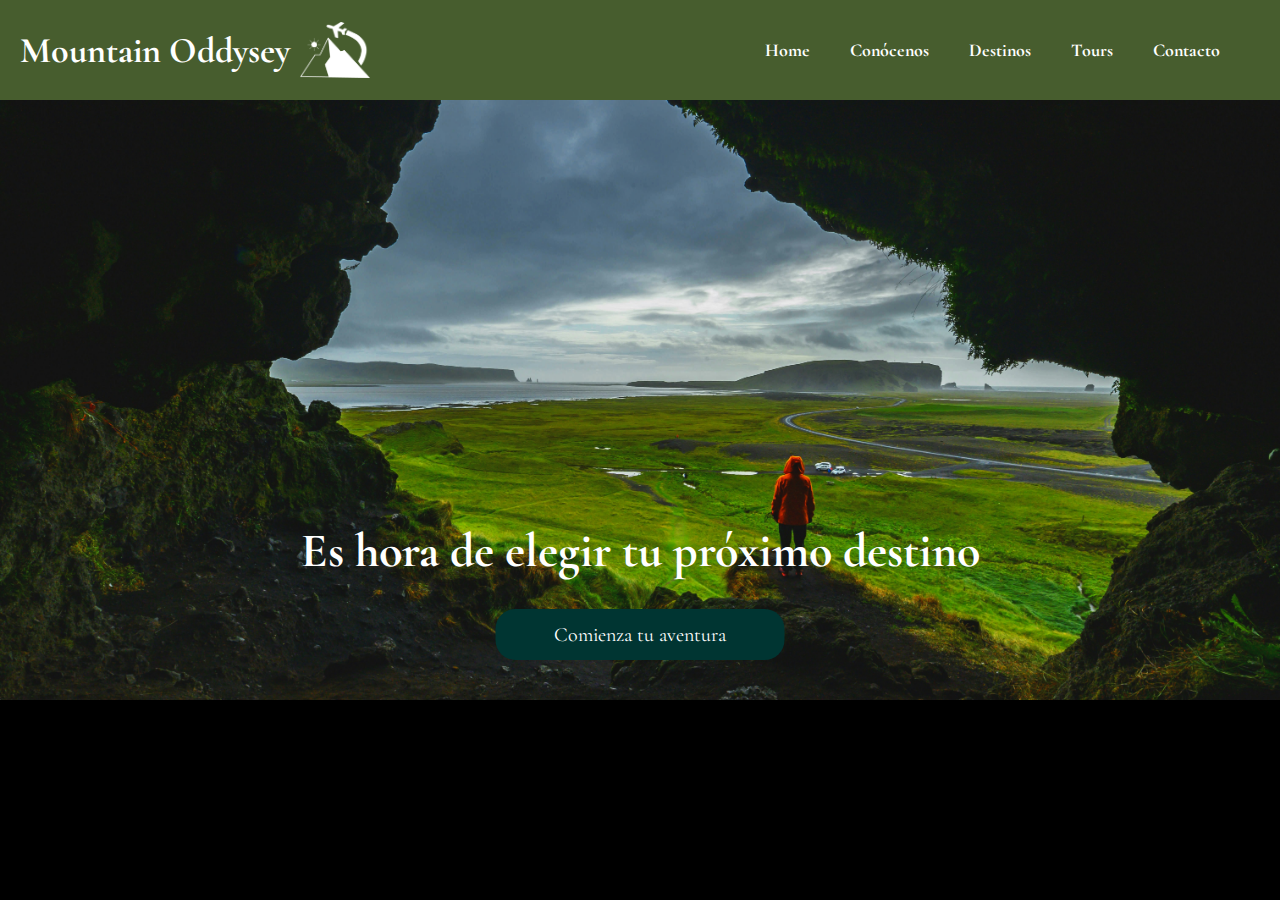
<file: index.html>
<!DOCTYPE html>
<html lang="en">
<head>
    <meta charset="UTF-8">
    <meta name="viewport" content="width=device-width, initial-scale=1.0">
    <title>Document</title>
    <link rel="stylesheet" href="./css/style.css">
</head>
<body class="cuerpoIndex">
    <header>
        <nav class="navegacionUno"> <!-- BARRA DE NAVEGACION -->
            <div class="nav-container"> <!-- Contenedor general nav -->
                <h1 class="titulo-princ">Mountain Oddysey</h1>
                <img src="./assets/img/logo negativo.png" alt="Logo Mountain Oddysey" class="logo">
            </div>
            <div class="nav-links">
                <ul class="lista-nav"> 
                    <li><a href="#">Home</a></li>
                    <li><a href="./pages/AboutMe.html">Conócenos</a></li>
                    <li><a href="./pages/Destinos.html">Destinos</a></li>
                    <li><a href="./pages/Tours.html">Tours</a></li>
                    <li><a href="./pages/Contacto.html">Contacto</a></li>
                </ul>
            </div>
        </nav>
    </header>

    <main class="contenedor-main">
        <img src="./assets/img/Presentacion.jpg" alt="Hombre Montaña" class="presentacionImg">
        <h2 class="tituloAventura">Es hora de elegir tu próximo destino</h2>
            <div class="contenedor-boton">
            <button class="botonIndex">Comienza tu aventura</button>
            </div>
    </main>

    <footer>
    <!-- Pre entrega Cecilia Grudine -->
    </footer>
</body>
</html>
</file>
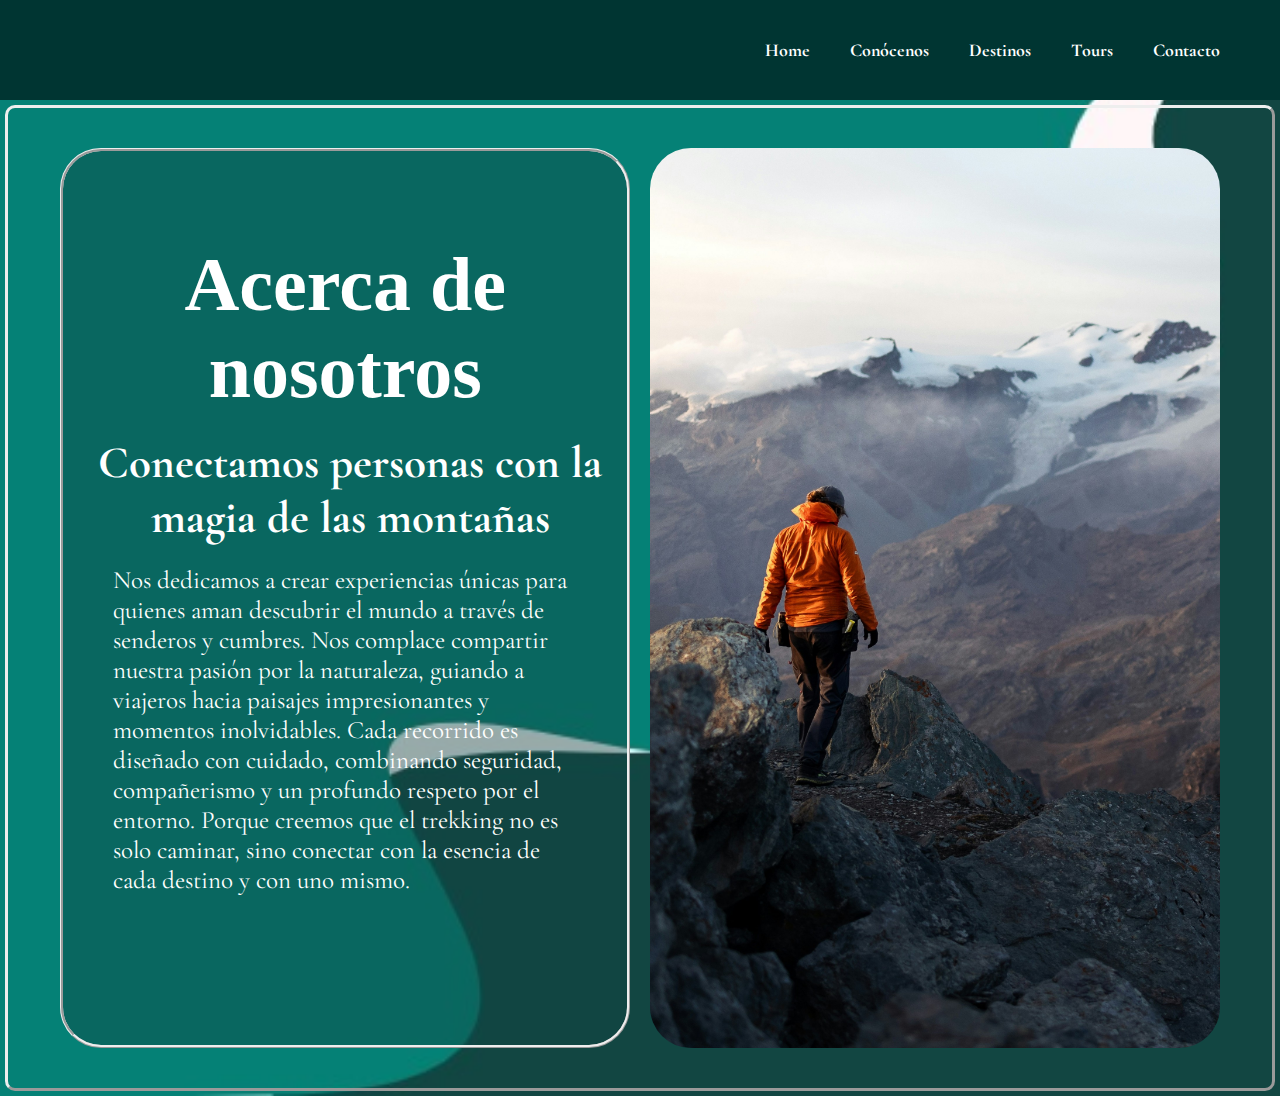
<file: pages/AboutMe.html>
<!DOCTYPE html>
<html lang="en">
<head>
    <meta charset="UTF-8">
    <meta name="viewport" content="width=device-width, initial-scale=1.0">
    <title>Document</title>

    <link rel="stylesheet" href="../css/style.css">
</head>
<body class="bodyAbout">
    <header>
        <nav class="navegacionDos"> <!--BARRA DE NAVEGACION-->
            <div class="nav-links">
                <ul class="lista-nav">
                    <li><a href="../index.html">Home</a></li>
                    <li><a href="#">Conócenos</a></li>
                    <li><a href="./Destinos.html">Destinos</a></li>
                    <li><a href="./Tours.html">Tours</a></li>
                    <li><a href="./Contacto.html">Contacto</a></li>
                </ul>
            </div>
        </nav>
    </header>
    <main class="decoMain">
        <section class="contenedorAbout">
            <div class="sobreNosotros">
                <h1 class="tituloAbout">Acerca de nosotros</h1>    
                <h2 class="subtUno">Conectamos personas con la magia de las montañas</h2>
                <article class="textoAbout">Nos dedicamos a crear experiencias únicas para quienes aman descubrir el mundo a través de senderos y cumbres. Nos complace compartir nuestra pasión por la naturaleza, guiando a viajeros hacia paisajes impresionantes y momentos inolvidables. Cada recorrido es diseñado con cuidado, combinando seguridad, compañerismo y un profundo respeto por el entorno. Porque creemos que el trekking no es solo caminar, sino conectar con la esencia de cada destino y con uno mismo.</article>
            </div>
            <div class="imgAbout">
                <img src="../assets/img/Montañista-aboutus.jpg" alt="Montañista con campera naranja" width="557" height="894" class="modifImagen">    
            </div>
        </section>
    </main>
    <footer>
    </footer>
</body>
</html>
</file>
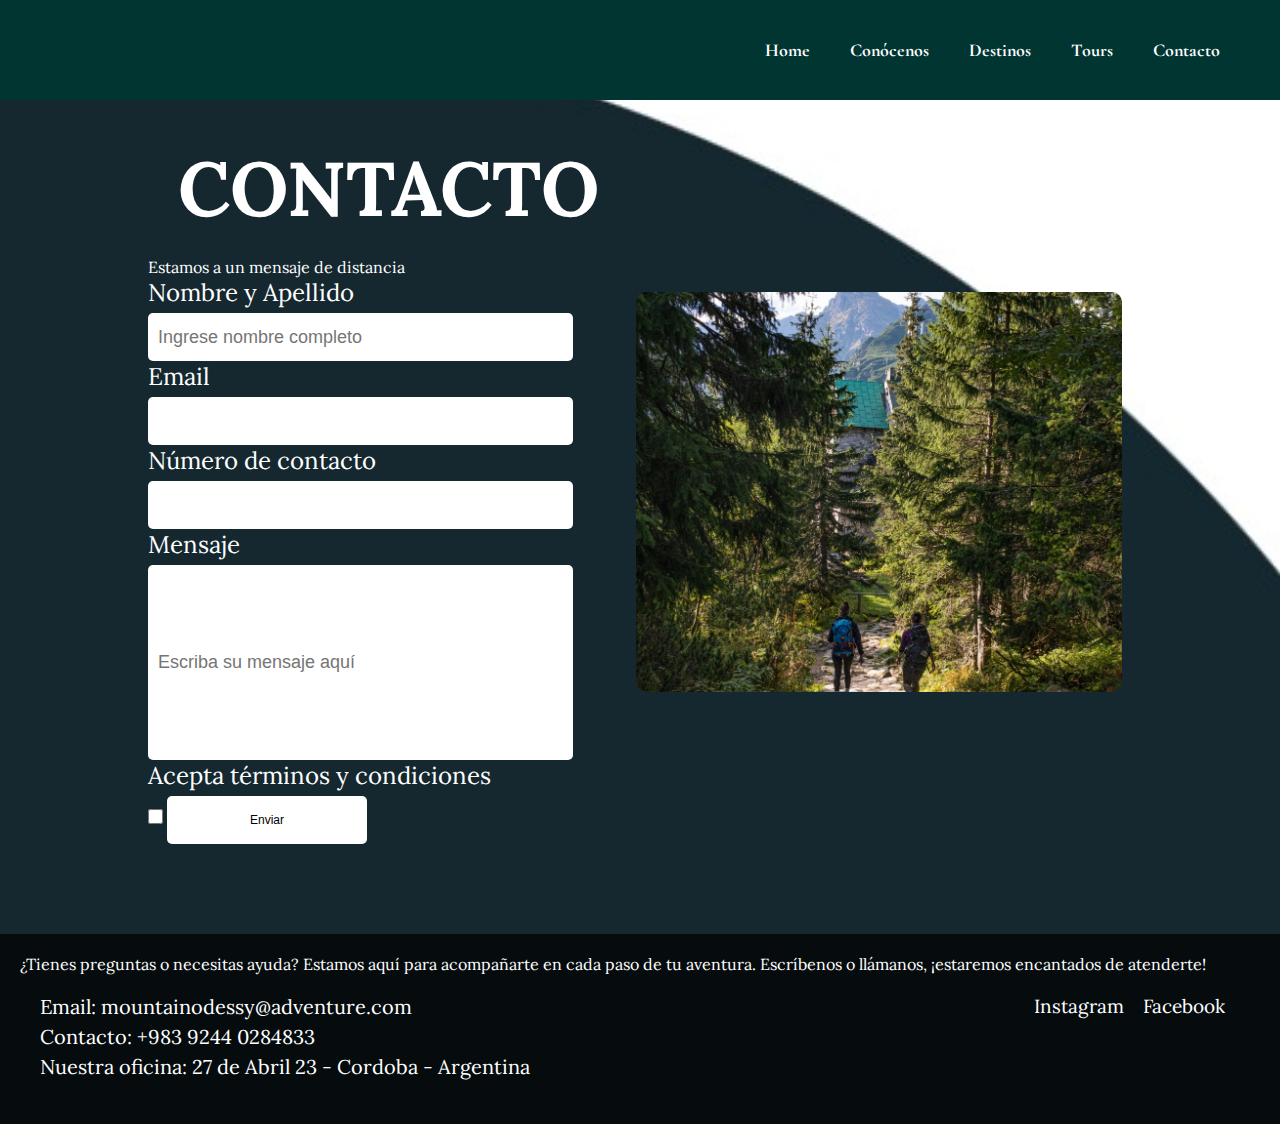
<file: pages/Contacto.html>
<!DOCTYPE html>
<html lang="en">
<head>
    <meta charset="UTF-8">
    <meta name="viewport" content="width=device-width, initial-scale=1.0">
    <title>Document</title>
    <link rel="stylesheet" href="../css/style.css">
</head>
<body class="bodyTres">
    <header>
        <nav class="navegacionDos">
            <div class="nav-links">
            <ul class="lista-nav">
                <li><a href="../index.html">Home</a></li>
                <li><a href="./AboutMe.html">Conócenos</a></li>
                <li><a href="./Destinos.html">Destinos</a></li>
                <li><a href="./Tours.html">Tours</a></li>
                <li><a href="#">Contacto</a></li>
            </ul>
        </div>
        </nav>
    </header>
    
    <main>
        
        <section class="contenedorContac">
            <div class="contenedorForm">
                <h1 class="tituloUno">CONTACTO</h1>
                <p class="estamos-a-un">Estamos a un mensaje de distancia</p>
        
                <div class="listaContacto">
                    <form>
                        <label for="nombre-apellido">Nombre y Apellido</label>
                        <input type="text" id="nombre-apellido" required placeholder="Ingrese nombre completo">
                        
                        <label for="email">Email</label>
                        <input type="email" id="email" required>
                        
                        <label for="phone">Número de contacto</label>
                        <input type="number" id="phone" required>
                        
                        <label for="mensaje">Mensaje</label>
                        <input type="text" id="mensaje" required placeholder="Escriba su mensaje aquí">
                        
                        <label for="terminos">Acepta términos y condiciones</label>
                        <input type="checkbox" id="terminos" name="terminos">
                        
                        <input type="submit" value="Enviar">
                    </form>
                </div>
            </div>
        
            <img src="../assets/img/Caminantes.jpg" alt="Personas caminando por sendero" class="modifImagen">
        </section> <!--FIN SECCION FORMULARIOS-->
    </main>

    <footer class="footer-cont"> <!--pie de pagina-->
        
            <p>¿Tienes preguntas o necesitas ayuda? Estamos aquí para acompañarte en cada paso de tu aventura. Escríbenos o llámanos, ¡estaremos encantados de atenderte!</p>
        <section class="contenedFoot">
            <div class="pagContacto"> <!--Contactos-->
                <ul>
                    <li>Email: mountainodessy@adventure.com</li>
                    <li>Contacto: +983 9244 0284833</li>
                    <li>Nuestra oficina: 27 de Abril 23 - Cordoba - Argentina</li>
                </ul>
            </div>

            <div class="pagContact"> <!--Links-->
                <a href="https://www.instagram.com/" target="_blank">Instagram</a>
                <a href="https://www.facebook.com/" target="_blank">Facebook</a>
            </div>
        </section>
    </footer>
</body>
</html>
</file>
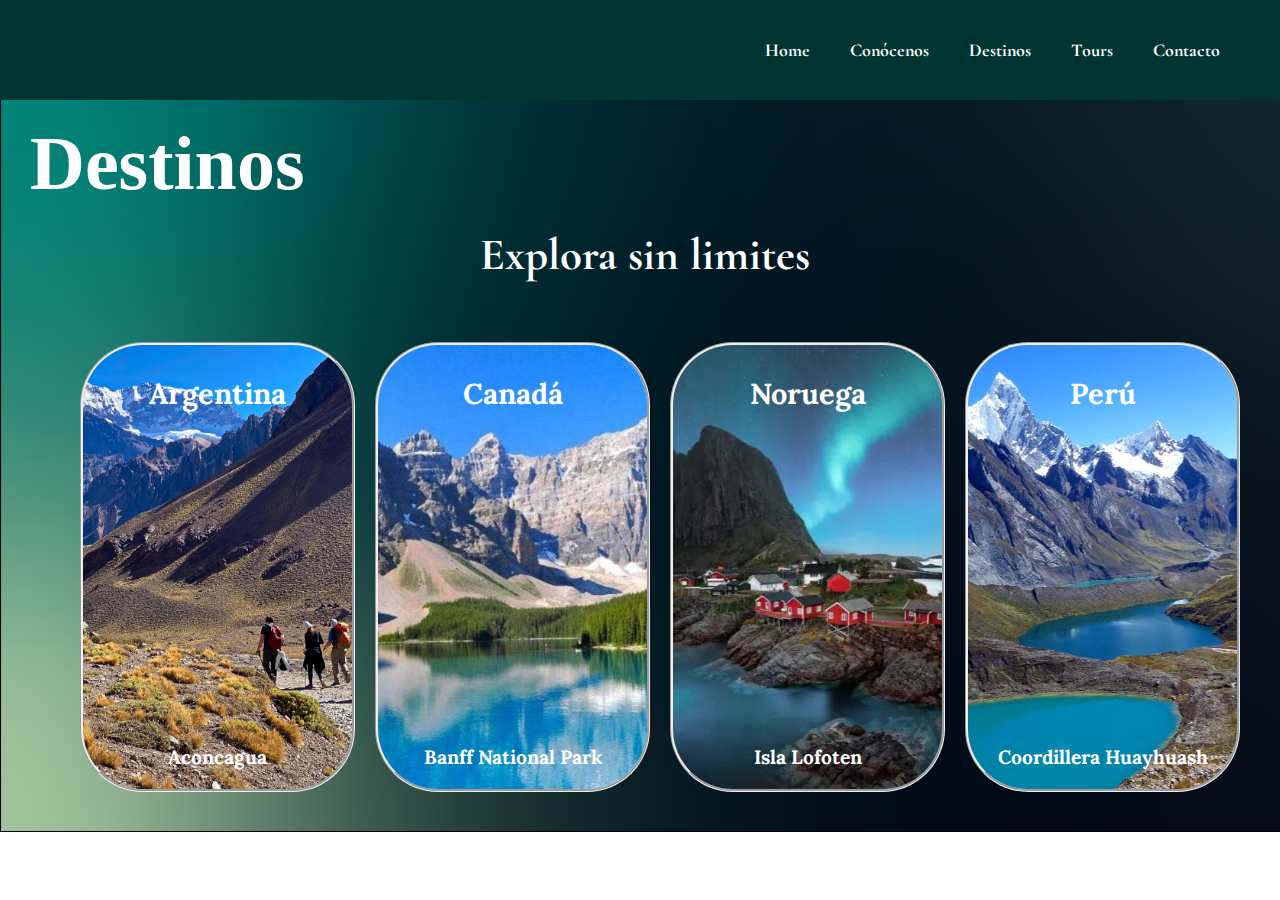
<file: pages/Destinos.html>
<!DOCTYPE html>
<html lang="en">
<head>
    <meta charset="UTF-8">
    <meta name="viewport" content="width=device-width, initial-scale=1.0">
    <title>Document</title>
    <link rel="stylesheet" href="../css/style.css">
</head>
<body class="bodyDestinos">
    <header>
        <nav class="navegacionDos">
            <div class="nav-links">
                <ul class="lista-nav">
                    <li><a href="../index.html">Home</a></li>
                    <li><a href="./AboutMe.html">Conócenos</a></li>
                    <li><a href="#">Destinos</a></li>
                    <li><a href="./Tours.html">Tours</a></li>
                    <li><a href="./Contacto.html">Contacto</a></li>
                </ul>
            </div>
        </nav>
    </header>

    <main class="mainDestinos">
        <h1 class="tituloUno">Destinos</h1>
        <h2 class="subtUno">Explora sin limites</h2>
    
        <section class="card"> <!--Contenedor-->
            <div class="cardDestino"> <!--Primera caja-->
                <img src="../assets/img/Aconcagua.png" alt="Aconcagua Argentina" width="200" height="200">    
                <h3>Argentina</h3>
                <span>Aconcagua</span>
            </div>

            <div class="cardDestino"> <!--Segunda caja-->
                <img src="../assets/img/Canada.jpg" alt="Canada Montaña" width="200" height="200">
                <h3>Canadá</h3>
                <span>Banff National Park</span>
            </div>

            <div class="cardDestino"> <!--Tercera caja-->
                <img src="../assets/img/Noruega.png" alt="Noruega Lofoten" width="200" height="200">
                <h3>Noruega</h3>
                <span>Isla Lofoten</span>
            </div>

            <div class="cardDestino"> <!--Cuarta caja-->
                <img src="../assets/img/Peru.jpg" alt="Coordillera Peru" width="200" height="200">
                <h3>Perú</h3>
                <span>Coordillera Huayhuash</span>
            </div>
        </section>
    </main>

    <footer>
    </footer>
</body>

</html>
</file>
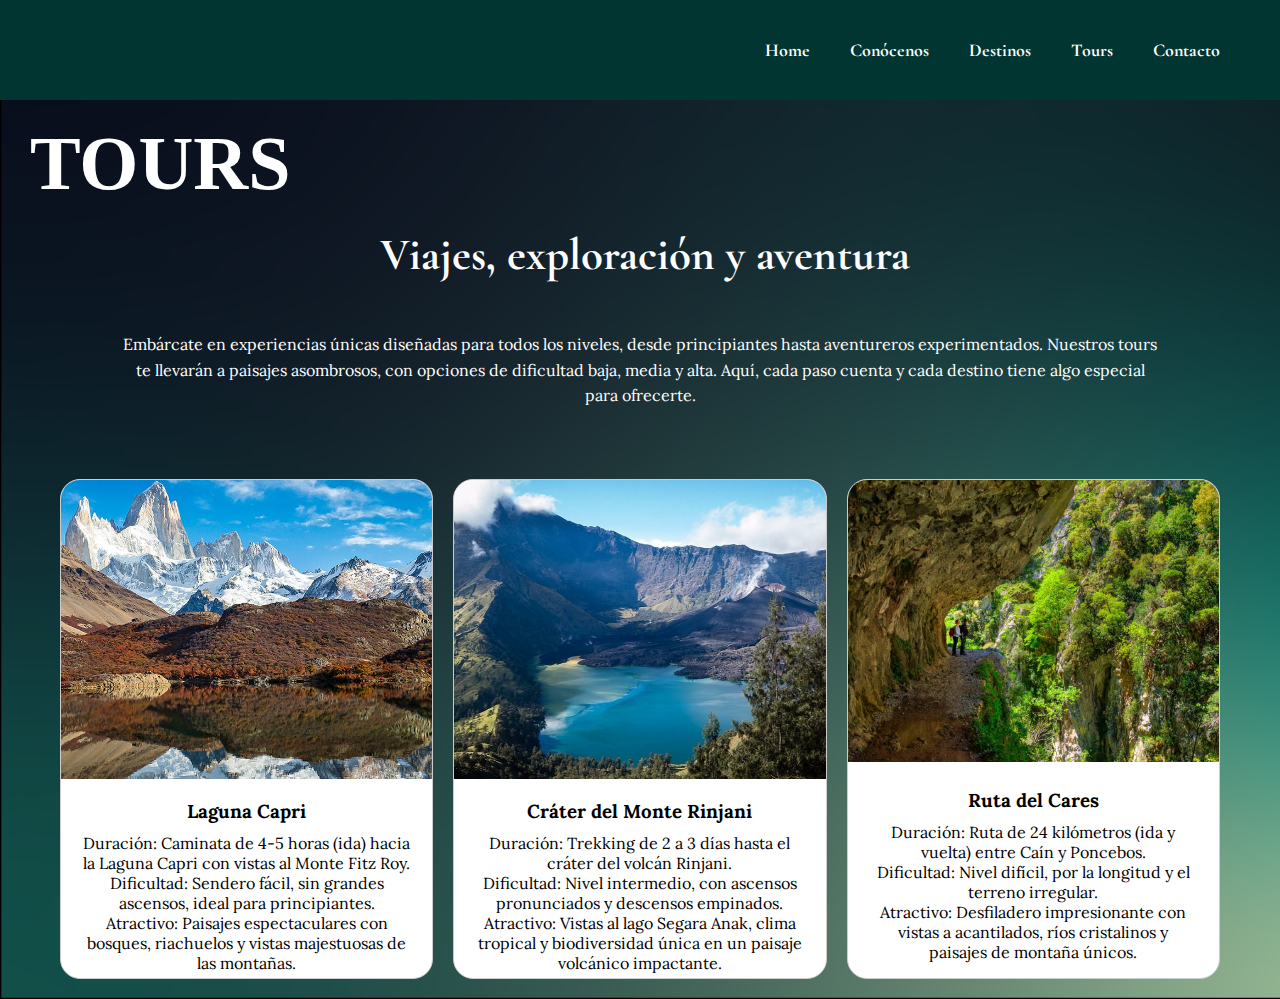
<file: pages/Tours.html>
<!DOCTYPE html>
<html lang="en">
<head>
    <meta charset="UTF-8">
    <meta name="viewport" content="width=device-width, initial-scale=1.0">
    <title>Document</title>
    <link rel="stylesheet" href="../css/style.css">
</head>
<body class="bodyTours">
    <header>
        <nav class="navegacionDos">
            <div class="nav-links">
                <ul class="lista-nav">
                    <li><a href="../index.html">Home</a></li>
                    <li><a href="./AboutMe.html">Conócenos</a></li>
                    <li><a href="./Destinos.html">Destinos</a></li>
                    <li><a href="#">Tours</a></li>
                    <li><a href="./Contacto.html">Contacto</a></li>
                </ul>
            </div>
        </nav>
    </header>

    <main>

        <section>
            <h1 class="tituloUno">TOURS</h1>
            <h2 class="subtUno">Viajes, exploración y aventura</h2>
            <article class="textoTours">Embárcate en experiencias únicas diseñadas para todos los niveles, desde principiantes hasta aventureros experimentados. Nuestros tours te llevarán a paisajes asombrosos, con opciones de dificultad baja, media y alta. Aquí, cada paso cuenta y cada destino tiene algo especial para ofrecerte.</article>
        </section>

        <section class="contenedorCards">
            <div class="cardTours"> <!-- CARD 1 -->
                <div class="imagen">
                    <img src="../assets/img/Laguna-Capri.jpg" alt="Laguna Capri">
                </div>
                <div class="contenidoTours">
                    <h3 class="tituloCard">Laguna Capri</h3>
                    <ul class="list-tours">
                        <li>Duración: Caminata de 4-5 horas (ida) hacia la Laguna Capri con vistas al Monte Fitz Roy.</li>
                        <li>Dificultad: Sendero fácil, sin grandes ascensos, ideal para principiantes.</li>
                        <li>Atractivo: Paisajes espectaculares con bosques, riachuelos y vistas majestuosas de las montañas.</li>
                    </ul>
                </div>
            </div>

            <div class="cardTours"> <!--CARD 2-->
                <div class="imagen">
                    <img src="../assets/img/monte_rinjani.jpg" alt="Monte Rinjani" width="200" height="200">
                </div>
                <div class="contenidoTours">
                <h3 class="tituloCard">Cráter del Monte Rinjani</h3>
                    <ul class="list-tours">
                        <li>Duración: Trekking de 2 a 3 días hasta el cráter del volcán Rinjani.</li>
                        <li>Dificultad: Nivel intermedio, con ascensos pronunciados y descensos empinados.</li>
                        <li>Atractivo: Vistas al lago Segara Anak, clima tropical y biodiversidad única en un paisaje volcánico impactante.</li>
                    </ul>
                </div>
            </div>

            <div class="cardTours"> <!--CARD 3-->
                <div class="imagen">
                    <img src="../assets/img/Ruta del Cares.jpg" alt="Ruta del Cares" width="200" height="200">
                </div>
                <div class="contenidoTours">
                <h3 class="tituloCard">Ruta del Cares</h3>
                    <ul class="list-tours">
                        <li>Duración: Ruta de 24 kilómetros (ida y vuelta) entre Caín y Poncebos.</li>
                        <li>Dificultad: Nivel difícil, por la longitud y el terreno irregular.</li>
                        <li>Atractivo: Desfiladero impresionante con vistas a acantilados, ríos cristalinos y paisajes de montaña únicos.</li>
                    </ul>
                </div>
            </div>
        </section>
    </main>
<footer>
</footer>

</body>
</html>
</file>
<file: css/style.css>
@import url('https://fonts.googleapis.com/css2?family=Cormorant+Garamond:ital,wght@0,300;0,400;0,500;0,600;0,700;1,300;1,400;1,500;1,600;1,700&family=Lora:ital,wght@0,400..700;1,400..700&display=swap');

/* .cormorant-garamond-light {
  font-family: "Cormorant Garamond", serif;
  font-weight: 300;
  font-style: normal;
}

.cormorant-garamond-regular {
  font-family: "Cormorant Garamond", serif;
  font-weight: 400;
  font-style: normal;
}

.cormorant-garamond-medium {
  font-family: "Cormorant Garamond", serif;
  font-weight: 500;
  font-style: normal;
}

.cormorant-garamond-semibold {
  font-family: "Cormorant Garamond", serif;
  font-weight: 600;
  font-style: normal;
}

.cormorant-garamond-bold {
  font-family: "Cormorant Garamond", serif;
  font-weight: 700;
  font-style: normal;
} */

/* // <uniquifier>: Use a unique and descriptive class name
// <weight>: Use a value from 400 to 700

.lora-<uniquifier> {
  font-family: "Lora", serif;
  font-optical-sizing: auto;
  font-weight: <weight>;
  font-style: normal;
} */


/* TODOS ESTOS SON ESTILOS GENERALES */

/* este H1 es GENERAL para TODOS los TITULOS */

*{
    margin: 0;
    padding: 0;
    box-sizing: border-box;
}



/* este h2 ES GENERAL para todos */
h2{
    color: white;
    font-family: "Cormorant Garamond", serif;
}

/* Todos los p tienen FUENTE LORA */
p {
    font-family: "Lora", serif;
}

h3 {
    font-family: "Lora", serif;
    font-weight: 800;
}

/* INDEX */

.cuerpoIndex {
    background-color: black;
    }

/* cuerpo NAV */

.nav-container {
    display: flex;
    align-items: center;
    gap: 10px;
}

.navegacionUno {
    display: flex;
    justify-content: space-between; 
    align-items: center; 
    width: 100%; 
    height: 100px;
    background-color: #475D2E;
    color: white;
    font-size: 1.125rem;
    font-weight: 700;
    font-family: "Cormorant Garamond", serif;
    padding: 0 20px;
}

.logo {
    width: 70px;
    height: 70px;
    object-fit: contain;
}

.nav-links {
    margin-left: auto;
}

.lista-nav {
    display: flex;
    flex-wrap: wrap; 
    justify-content: center; 
    gap: 20px;
    list-style: none;
    padding: 20px;
    margin: 10px;
}
.lista-nav li a {
    color: white;
    text-decoration: none;
    padding: 10px;
}

.lista-nav li a:hover {
    background: linear-gradient(90deg, rgba(255, 255, 255, 0.2), rgba(255, 255, 255, 0.1));
}

/* cuerpo header */

.contenedor-main {
    position: relative; 
    max-width: 100%;
    height: 600px; 
    overflow: hidden;
}

.presentacionImg {
    width: 100%;
    height: 100%; 
    object-fit: cover; 
    position: absolute;
    top: 0;
    left: 0;
    z-index: 1; 
}

.tituloAventura {
    position: absolute;
    bottom: 120px; 
    left: 50%;
    transform: translateX(-50%); 
    font-size: 48px;
    color: white;
    text-align: center;
    z-index: 2; 
    width: 80%;
    font-weight: bold;
}

.contenedor-boton {
    position: absolute;
    bottom: 40px; 
    left: 50%;
    transform: translateX(-50%);
    z-index: 2; 
}

.contenedor-boton button:hover {
    box-shadow: 0px 5px 15px rgba(0, 0, 0, 0.3); 
    transform: scale(1.05); 
    background-color: #5a7639; 
}



.botonIndex {
    display: block;
    width: 289px;
    height: 51px;
    padding: 11px 18px;
    border-radius: 20px;
    background-color: #003532;
    color: white;
    font-family: "Cormorant Garamond", serif;
    font-size: 1.25rem;
    border: none;
    cursor: pointer;
}

/* RESPONSIVE NAV INICIO */


/* FIN INDEX */

/* inicio ABOUT US */

.bodyAbout {
        background-image: url(../assets/img/side_wave_background_2.jpg);
        background-size: cover;
        background-repeat: no-repeat; 
    }

.navegacionDos {
    background-color: #003532;
    font-size: 1.125rem;
    color: white;
    font-family: "Cormorant Garamond", serif;
    font-weight: 700;
    display: flex;
    justify-content: space-between; 
    align-items: center; 
    width: 100%;
    height: 100px;
    padding: 0 20px;
}



/* Continua ABOUT US */

.contenedorAbout {
    display: flex;
    justify-content: space-between; 
    align-items: center; 
    gap: 20px;
    max-width: 1200px; 
    margin: 0 auto; 
    padding: 20px;
}
.textoAbout{
    padding: 0px 20px; 
    margin-left: 10px;
    color: white;
    font-family: "Cormorant Garamond", serif;
    font-size: 25px;
}


.tituloUno {
    font-size: 4.75rem;
    margin-top: 0px;
    color: white;
    padding: 20px; 
    margin-left: 10px;
    
}

.subtUno {
    font-size: 2.8125rem ;
    margin-top: 0%;
    padding: 0px; 
    margin-left: 10px;
    margin-bottom: 20px;
    text-align: center;
}

.decoMain {
    border-style:outset;
    border-radius: 10px;
    padding: 20px;
    margin: 5px;
}

/* es la card de info aboutus */
/* Tarjeta de información */
.sobreNosotros {
    border-style: ridge;
    padding: 20px;
    border-radius: 41px;
    background-color: rgba(17, 70, 67, 0.43);
    width: 50%; 
    height: 900px; 
    display: flex;
    flex-direction: column;
    justify-content: center;
}

/* Imagen */
.imgAbout {
    width: 50%; 
    height: 900px;
    display: flex;
    justify-content: center;
    align-items: center;
    overflow: hidden; 
}

/* Aplica los estilos directamente a la imagen dentro de .imgAbout */
.imgAbout img {
    width: 100%; 
    height: 100%; 
    object-fit: cover; 
    border-radius: 41px; 
}

.tituloAbout {
    font-size: 4.75rem;
    margin-top: -80px;
    color: white;
    padding: 20px; 
    text-align: center;
}



/* USAR subtUno y tituloUno para que todos 
los titulos y subtitulos sean iguales */


/* USAR textoBlanco CADA VEZ QUE QUIERA 
PONERLE BLANCO A UN TEXTO como por ejm
los parrafos */

.textoBlanco {
    color: white;
}

/* FIN de About Us */

/* INICIO Destinos y Tours */


/* DESTINOS */
.bodyDestinos {
    background-image: url(../assets/img/Deg1.png);
    background-size: cover;
    background-repeat: no-repeat; 
}

.mainDestinos {
    width: 100%;
}

.listaDestino {
    color: red;
    font-family: cormorant-garamond-regular; 
}

/* CARDS ESTILOS */

.card {
    display: grid; /*APLICAMOS GRIDS AL CONTENEDOR */
    grid-template-columns: repeat(4, 1fr); /* 4 columnas iguales */
    gap: 20px; 
    padding: 20px; 
    max-width: 1200px; 
    margin: 0 auto; 
}

/* Contenedor de cards */
.cardDestino {
    font-family: "Lora", serif;
    border-style: groove;
    width: 100%; 
    max-width: 300px; 
    height: 450px; 
    background-color: white;
    margin: 20px;
    text-align: center;
    border-radius: 63px; 
    overflow: hidden; 
    position: relative; 
    display: flex;
    flex-direction: column;
    align-items: center;
}



.cardDestino img {
    width: 100%;
    height: 100%; 
    object-fit: cover;
}

.cardDestino h3,
.cardDestino span {
    position: absolute; /* Absolute hace que el texto quede arriba de la imagen*/
    width: 100%;
    text-align: center;
    color: white;
    font-weight: bold;
    left: 50%;
    transform: translateX(-50%);
}

/* AJUSTE DE LOS TEXTOS DE cards DESTINOS*/
.cardDestino h3 {
    top: 30px; 
    font-size: 1.8rem;
}

.cardDestino span {
    bottom: 20px;
    font-size: 1.2rem;
}

.cardDestino:hover {
    box-shadow: 0px 10px 20px rgba(0, 0, 0, 0.3); 
    transform: scale(1.05); 
    opacity: 0.9; 
}

/* FIN DESTINOS

INICIO DE TOURS */

.bodyTours{
    background-image: url(../assets/img/deg2.png);
    background-size: cover;
    background-repeat: no-repeat; 
}



.contenedorCards {
    display: grid; /*APLICAMOS GRIDS AL CONTENEDOR */
    grid-template-columns: repeat(3, 1fr); /* 4 columnas iguales */
    gap: 20px; 
    padding: 20px; 
    max-width: 1200px; 
    margin: 0 auto; 

}


/* cards individuales */
.cardTours {
    display: flex; 
    flex-direction: column; /* Imagen arriba, texto abajo */
    background-color: white;
    font-family: "Lora", serif;
    border: 1px solid #ccc;
    text-align: center;
    color: black;
    overflow: hidden;
    height: 500px; 
    width: 100%; 
    border-radius: 20px;

}

.cardTours:hover {
    box-shadow: 0px 10px 20px rgba(0, 0, 0, 0.3);
    transform: scale(1.05); 
    opacity: 0.9; 
}

.cardTours .imagen {
    width: 100%;
    height: 60%; 
}

.cardTours .imagen img {
    width: 100%;
    height: 100%;
    object-fit: cover; 
}

.cardTours .contenidoTours {
    width: 100%;
    height: 55%; 
    padding: 20px;
    display: flex;
    flex-direction: column;
    justify-content: center;
    text-align: left;
}

.textoTours {
    display: flex;
    flex-direction: column; 
    align-items: center; 
    justify-content: center; 
    font-family: "Lora", serif;
    color: white;
    padding: 30px; 
    text-align: center;
    margin: 20px auto; 
    max-width: 1100px; 
    line-height: 1.6; 
}

.list-tours {
    text-align: center;
    list-style: none;
    width: 100%;
    height: 100px;
    justify-content: center;
    margin-bottom: 30px;
}

.tituloCard {
    text-align: center;
    margin-bottom: 10px;
}




/* todos los elementos dentro de la sección
 estan centrados por el display flex y align-items: center
 IMPORTANTE el margin para centrar horizontalmente. */

/* FIN Destinos y Tour */

/* Inicio CONTACTO */

.bodyTres {
    font-family: 'Lora', serif;
    background-image: url(../assets/img/backg-3.jpg);
    background-size: cover;
    background-repeat: no-repeat;
    background-position: top;
    color: white;
}

.listaContacto {
    font-family: "Lora", serif;
    font-size: 1rem;
}

.pagContacto {
    font-size: 16px;
    font-family: "Lora", serif;
}

.contenedorContac {
    display: flex;
    align-items: center; 
    justify-content: space-between; 
    max-width: 80%;
    margin: auto;
    padding: 20px;
}

.contenedorForm {
    width: 50%;
    text-align: left;
}

.listaContacto {
    margin-bottom: 20px;
}

.listaContacto label {
    display: block;
    font-size: 24px;
    margin-bottom: 5px;
}

.listaContacto input {
    width: 425px;
    height: 48px;
    background-color: #fff;
    border: none;
    padding: 10px;
    font-size: 18px;
    border-radius: 5px;
}

#mensaje {
    height: 195px;
}

#terminos {
    width: 15px;
    height: 15px;
}

input[type="submit"] {
    width: 200px; 
    font-size: 12px; 
    padding: 5px 10px; 
}

.modifImagen {
    width: 500px;
    height: 400px;
    border-radius: 20px;
    object-fit: cover;
    margin-left: 30px; /
}


.modifImagen {
    border-radius: 10px;
    margin: 10px;
}

.footer-cont {
    margin-top: 50px;
    padding: 20px;
    background-color: rgba(0, 0, 0, 0.7);
}

.contenedFoot {
    display: flex;
    justify-content: space-between;
    padding: 20px;
}

.pagContacto ul {
    list-style: none;
    padding: 0;
}

.pagContacto li {
    font-size: 20px;
    margin-bottom: 5px;
}

.pagContact a {
    color: white;
    text-decoration: none;
    font-size: 19px;
    margin-right: 15px;
}

/* responsive para nav */

@media (max-width: 768px) {
    .navegacionUno {
        flex-direction: column;
        align-items: center;
        height: auto;
        padding: 10px 0;
    }

    .lista-nav {
        justify-content: center; 
        gap: 15px;
        max-width: 100%; 
    }

    .lista-nav li {
        flex: 1 1 45%; 
        text-align: center;
        max-width: 180px; 
    }
}

@media (max-width: 480px) {
    .navegacionUno {
        padding: 10px;
    }

    .lista-nav {
        justify-content: center;
        gap: 10px;
        flex-wrap: wrap;
    }

    .lista-nav li {
        flex: 1 1 30%; 
        max-width: 150px; 
    }

    .lista-nav li a {
        padding: 8px 0;
    }
}

/* responsive para navegacionDos */

@media (max-width: 768px) {
    .navegacionDos {
        flex-direction: column;
        align-items: center;
        height: auto;
        padding: 10px 0;
    }

    .lista-nav {
        justify-content: center; /* Asegura que los elementos estén bien centrados */
        gap: 15px;
        max-width: 100%; /* Permite que se ajuste en pantallas pequeñas */
    }

    .lista-nav li {
        flex: 1 1 45%; /* Cada ítem ocupa el 45% del ancho, logrando 2 columnas */
        text-align: center;
        max-width: 180px; /* Evita que los elementos sean demasiado anchos */
    }
}

@media (max-width: 480px) {
    .navegacionDos {
        padding: 10px;
    }

    .lista-nav {
        justify-content: center;
        gap: 10px;
    }

    .lista-nav li {
        flex: 1 1 30%; /* Cada ítem ocupa el 30% del ancho, logrando 3 columnas */
        max-width: 150px; /* Ajusta el tamaño máximo de cada elemento */
    }

    .lista-nav li a {
        padding: 8px 0;
    }
}


/* fin RESPONSIVE */
/* RESPONSIVE PARA LAS CARDS */
@media (max-width: 768px) {
    .card {
        grid-template-columns: repeat(2, 1fr); /* 2 columnas  */
    }
}

@media (max-width: 480px) {
    .card {
        grid-template-columns: 1fr; /* 1 columna */
    }
}
/* RESPONSIVE TOURS */

@media (max-width: 768px) {
    .contenedorCards {
        grid-template-columns: repeat(2, 1fr); /* 2 columnas */
    }

    .cardTours {
        height: 480px; 
    }

    .cardTours .contenidoTours {
        padding: 15px;
    }
}

@media (max-width: 480px) {
    .contenedorCards {
        grid-template-columns: 1fr; /* 1 columna */
    }

    .cardTours {
        height: auto; 
    }

    .cardTours .contenidoTours {
        padding: 10px;
        text-align: center;
    }

    .tituloCard {
        font-size: 1.5rem;
    }
}
/* RESPONSIVE texto tours */
@media (max-width: 768px) {
    .cardTours .contenidoTours {
        padding: 15px;
        text-align: center;
        font-size: 0.9rem; 
    }

    .tituloCard {
        font-size: 1.6rem; 
    }
}

@media (max-width: 480px) {
    .cardTours .contenidoTours {
        padding: 10px;
        text-align: center;
        font-size: 1rem; 
    }

    .tituloCard {
        font-size: 1.4rem; 
    }
}
</file>
